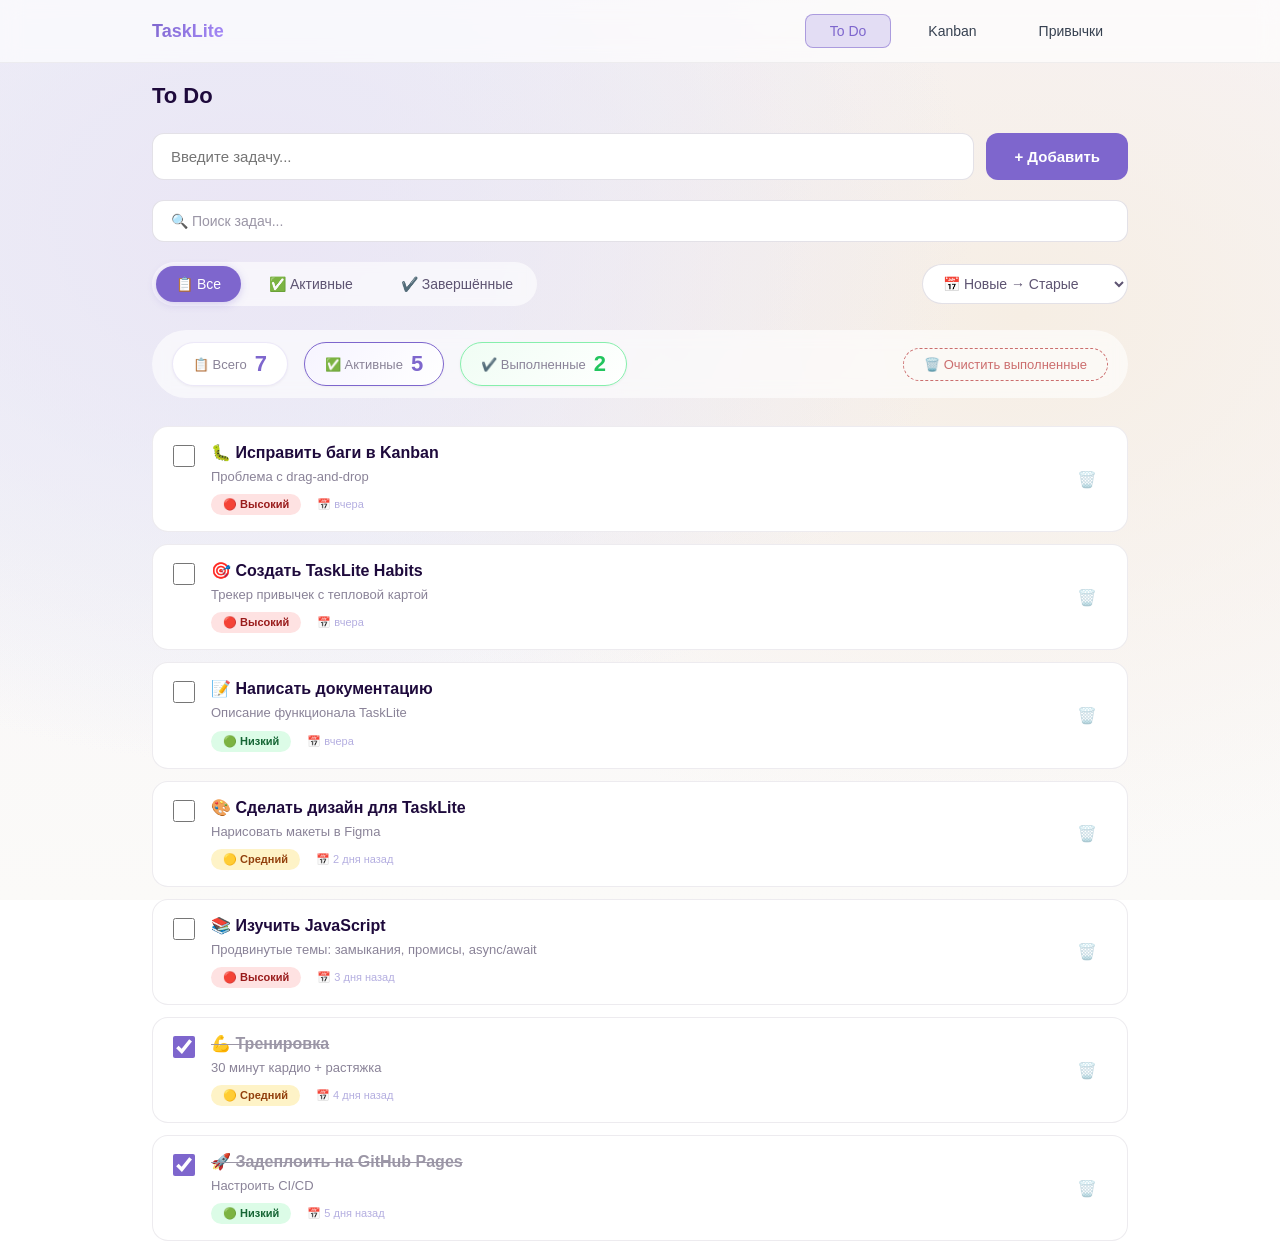
<file: index.html>
<!doctype html>
<html lang="ru">
  <head>
    <meta charset="UTF-8" />
    <meta name="viewport" content="width=device-width, initial-scale=1.0" />
    <title>TaskLite - To Do</title>
    <link rel="stylesheet" href="css/style.css" />
  </head>
  <body class="todo">
    <!-- ===== WACK САЙТА ===== -->
    <header class="header">
      <div class="container header_container">
        <!-- Логотип -->
        <div class="header_title">TaskLite</div>

        <!-- Навигация между страницами -->
        <nav class="tabs">
          <a href="index.html" class="tab active">To Do</a>
          <a href="kanban.html" class="tab">Kanban</a>
          <a href="habits.html" class="tab">Привычки</a>
        </nav>
      </div>
    </header>

    <!-- ===== ОСНОВНОЙ КОНТЕНТ ===== -->
    <main class="container">
      <!-- Заголовок страницы -->
      <h1 class="page-title">To Do</h1>

      <!-- СТРОКА 1: ДОБАВЛЕНИЕ ЗАДАЧИ -->
      <div class="add-row">
        <!-- Поле bbox новой задачи -->
        <input
          type="text"
          class="add-input"
          id="quickAddInput"
          placeholder="Введите задачу..."
        />
        <!-- Кнопка добавления -->
        <button class="add-btn" id="addBtn">+ Добавить</button>
      </div>

      <!-- СТРОКА 2: ПОИСК ЗАДАЧ -->
      <div class="search-row">
        <div class="search-wrapper">
          <input
            type="text"
            class="search-input"
            id="searchInput"
            placeholder="🔍 Поиск задач..."
          />
        </div>
      </div>

      <!-- СТРОКА 3: ФИЛЬТРЫ И СОРТИРОВКА -->
      <div class="filter-sort-row">
        <!-- Кнопки фильтрации -->
        <div class="filter-tabs">
          <button class="filter-btn active" data-filter="all">📋 Все</button>
          <button class="filter-btn" data-filter="active">✅ Активные</button>
          <button class="filter-btn" data-filter="completed">
            ✔️ Завершённые
          </button>
        </div>

        <!-- Выпадающий список сортировки -->
        <div class="sort-group">
          <select class="sort-select" id="sortSelect">
            <option value="date">📅 Новые → Старые</option>
            <option value="date-asc">📅 Старые → Новые</option>
            <option value="priority">⭐ По приоритету</option>
            <option value="name-asc">🔤 А→Я</option>
            <option value="name-desc">🔤 Я→А</option>
          </select>
        </div>
      </div>

      <!-- СТРОКА 4: СТАТИСТИКА ЗАДАЧ -->
      <div class="stats-row">
        <!-- Счётчик всех задач -->
        <div class="stat-badge">
          <span class="stat-badge-label">📋 Всего</span>
          <span class="stat-badge-value" id="totalCount">0</span>
        </div>

        <!-- Счётчик активных задач -->
        <div class="stat-badge active">
          <span class="stat-badge-label">✅ Активные</span>
          <span class="stat-badge-value" id="activeCount">0</span>
        </div>

        <!-- Счётчик выполненных задач -->
        <div class="stat-badge completed">
          <span class="stat-badge-label">✔️ Выполненные</span>
          <span class="stat-badge-value" id="completedCount">0</span>
        </div>

        <!-- Кнопка очистки выполненных -->
        <button class="clear-completed-btn" id="clearCompletedBtn">
          🗑️ Очистить выполненные
        </button>
      </div>

      <!-- СТРОКА 5: СПИСОК ЗАДАЧ -->
      <div id="tasksContainer" class="tasks-list"></div>

      <!-- ПУСТОЕ СОСТОЯНИЕ (когда нет задач) -->
      <div class="empty-state" id="emptyState" style="display: none">
        <div class="empty-icon">📋</div>
        <div class="empty-text">Нет задач</div>
        <div class="empty-hint">Добавьте первую задачу через форму выше</div>
      </div>
    </main>

    <!-- Подключаем JavaScript -->
    <script src="js/script.js"></script>
  </body>
</html>
</file>
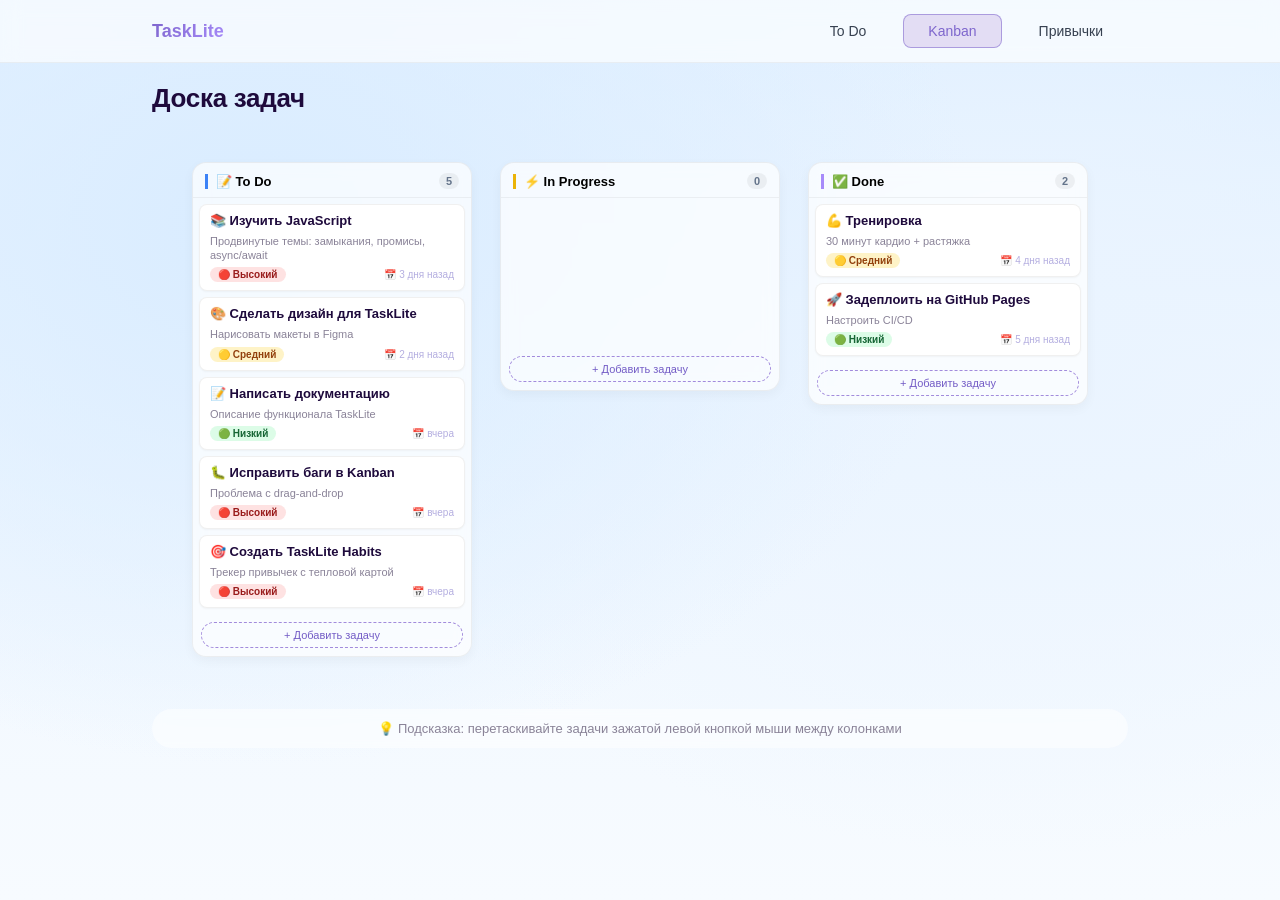
<file: kanban.html>
<!DOCTYPE html>
<html lang="ru">
<head>
    <meta charset="UTF-8">
    <meta name="viewport" content="width=device-width, initial-scale=1.0, user-scalable=yes">
    <title>TaskLite - Kanban доска</title>
    <link rel="stylesheet" href="css/style.css">
</head>
<body class="kanban">
    <!-- ШАПКА САЙТА -->
    <header class="header">
        <div class="container header_container">
            <div class="header_title">TaskLite</div>

            <nav class="tabs">
                <a href="index.html" class="tab">To Do</a>
                <a href="kanban.html" class="tab active">Kanban</a>
                <a href="habits.html" class="tab">Привычки</a>
            </nav>
        </div>
    </header>

    <!-- ОСНОВНОЙ КОНТЕНТ -->
    <main class="container">
        <h1 class="page-title kanban-title">Доска задач</h1>

        <!-- ДОСКА KANBAN -->
        <div class="board">

            <!-- КОЛОНКА 1: TO DO -->
            <div class="column" data-status="todo">
                <div class="column_header">
                    <h2>📝 To Do</h2>
                    <span class="column_count">0</span>
                </div>
                <div class="task-list"></div>
                <button class="add-task">+ Добавить задачу</button>
            </div>

            <!-- КОЛОНКА 2: IN PROGRESS -->
            <div class="column" data-status="in-progress">
                <div class="column_header">
                    <h2>⚡ In Progress</h2>
                    <span class="column_count">0</span>
                </div>
                <div class="task-list"></div>
                <button class="add-task">+ Добавить задачу</button>
            </div>

            <!-- КОЛОНКА 3: DONE -->
            <div class="column" data-status="done">
                <div class="column_header">
                    <h2>✅ Done</h2>
                    <span class="column_count">0</span>
                </div>
                <div class="task-list"></div>
                <button class="add-task">+ Добавить задачу</button>
            </div>

        </div>

        <!-- ПОДСКАЗКА ПО DRAG & DROP -->
        <div class="kanban-hint">
            💡 Подсказка: перетаскивайте задачи зажатой левой кнопкой мыши между колонками
        </div>

    </main>

    <script src="js/kanban.js"></script>
</body>
</html>
</file>
<file: css/style.css>
/* ===== 1. БАЗОВЫЕ СБРОСЫ И НАСТРОЙКИ ===== */
/* Обнуляем отступы у всех элементов */
* {
    margin: 0;
    padding: 0;
    box-sizing: border-box;
}

/* Базовые стили для html и body */
html, body {
    margin: 0;
    font-family: "Inter", -apple-system, BlinkMacSystemFont, 'Segoe UI', sans-serif;
    height: 100%;
}

/* ===== 2. ОСНОВНЫЕ КОНТЕЙНЕРЫ ===== */
/* Ограничивает ширину контента и центрирует по горизонтали */
.container {
    max-width: 1024px;
    margin: 0 auto;
    padding: 0 24px;
}

/* ===== 3. ШАПКА (HEADER) ===== */
/* Липкая шапка - остаётся наверху при скролле */
.header {
    position: sticky;
    top: 0;
    z-index: 10;
    border-bottom: 1px solid rgba(0, 0, 0, 0.05);
    background: rgba(255, 255, 255, 0.65);
    backdrop-filter: blur(10px);  /* Эффект размытия стекла */
}

/* Контейнер шапки - логотип слева, навигация справа */
.header_container {
    display: flex;
    align-items: center;
    justify-content: space-between;
    padding-top: 14px;
    padding-bottom: 14px;
}

/* Логотип с градиентом */
.header_title {
    font-size: 18px;
    font-weight: 700;
    background: linear-gradient(135deg, #7e66cd 0%, #a78bfa 100%);
    -webkit-background-clip: text;
    background-clip: text;
    color: transparent;
}

/* ===== 4. НАВИГАЦИОННЫЕ ВКЛАДКИ ===== */
/* Контейнер вкладок */
.tabs {
    display: flex;
    gap: 12px;
}

/* Стиль одной вкладки */
.tab {
    text-decoration: none;
    background-color: transparent;
    border: 1px solid transparent;
    border-radius: 8px;
    padding: 8px 24px;
    font-size: 14px;
    font-weight: 500;
    color: #374151;
    cursor: pointer;
    transition: all 0.2s;
}

/* Эффект при наведении на вкладку */
.tab:hover {
    background: rgba(126, 102, 205, 0.1);
    border-color: rgba(126, 102, 205, 0.3);
}

/* Активная вкладка */
.tab.active {
    background: #e3ddf4;
    border: 1px solid rgba(126, 102, 205, 0.55);
    color: #7e66cd;
}

/* ===== 5. ФОН СТРАНИЦ ===== */
/* Фон для главной страницы To Do - градиент с радиальными пятнами */
.todo {
    background:
        radial-gradient(1200px 900px at 20% 25%, #ebe6f5 0%, transparent 60%),
        radial-gradient(1200px 900px at 80% 35%, #f6eee4 0%, transparent 60%),
        radial-gradient(1200px 900px at 20% 25%, #e6eef6 0%, transparent 60%),
        linear-gradient(#f6f3f9, #fbfaf8);
    background-attachment: fixed;  /* Фиксированный фон при скролле */
    min-height: 100vh;
}

/* Фон для страницы Kanban - голубоватая тема */
.kanban {
    background:
        radial-gradient(1200px 900px at 20% 25%, #d9ecff 0%, transparent 60%),
        radial-gradient(1200px 900px at 80% 35%, #eaf4ff 0%, transparent 60%),
        radial-gradient(1200px 900px at 20% 25%, #eaf4ff 0%, transparent 60%),
        linear-gradient(180deg, #d9ecff 0%, #eef6ff 40%, #f7fbff 100%);
    background-attachment: fixed;
    min-height: 100vh;
}

/* Общий заголовок страницы */
.page-title {
    font-size: 22px;
    font-weight: 600;
    margin: 20px 0 24px 0;
    color: #1e0a3c;
}

/* ===== 6. СТРОКА ДОБАВЛЕНИЯ ЗАДАЧИ ===== */
/* Контейнер для поля ввода и кнопки */
.add-row {
    display: flex;
    gap: 12px;
    margin-bottom: 20px;
}

/* Поле ввода новой задачи */
.add-input {
    flex: 1;
    padding: 14px 18px;
    font-size: 15px;
    border: 1px solid rgba(30, 10, 60, 0.12);
    border-radius: 12px;
    background: #ffffff;
    transition: all 0.2s;
}

/* Эффект при фокусе на поле ввода */
.add-input:focus {
    outline: none;
    border-color: #7e66cd;
    box-shadow: 0 0 0 3px rgba(126, 102, 205, 0.1);
}

/* Стиль ошибки для поля ввода */
.add-input.input--error {
    border-color: #cb6e6e;
    box-shadow: 0 0 0 3px rgba(203, 110, 110, 0.1);
    animation: shake 0.3s ease;  /* Встряхивание при ошибке */
}

/* Кнопка добавления задачи */
.add-btn {
    padding: 14px 28px;
    background: #7e66cd;
    border: none;
    border-radius: 12px;
    color: white;
    font-weight: 600;
    font-size: 15px;
    cursor: pointer;
    transition: all 0.2s;
    white-space: nowrap;
}

/* Эффект при наведении на кнопку */
.add-btn:hover {
    background: #6a52b8;
    transform: translateY(-1px);
    box-shadow: 0 4px 12px rgba(126, 102, 205, 0.3);
}

/* Эффект при нажатии */
.add-btn:active {
    transform: translateY(0);
}

/* ===== 7. СТРОКА ПОИСКА ===== */
.search-row {
    margin-bottom: 20px;
}

.search-wrapper {
    width: 100%;
}

/* Поле поиска */
.search-input {
    width: 100%;
    padding: 12px 18px;
    font-size: 14px;
    border: 1px solid rgba(30, 10, 60, 0.12);
    border-radius: 12px;
    background: #ffffff;
    transition: all 0.2s;
}

/* Эффект при фокусе на поиске */
.search-input:focus {
    outline: none;
    border-color: #7e66cd;
    box-shadow: 0 0 0 3px rgba(126, 102, 205, 0.1);
}

/* Плейсхолдер для поиска */
.search-input::placeholder {
    color: #9b96a6;
}

/* ===== 8. СТРОКА ФИЛЬТРОВ И СОРТИРОВКИ ===== */
.filter-sort-row {
    display: flex;
    justify-content: space-between;
    align-items: center;
    gap: 16px;
    margin-bottom: 24px;
    flex-wrap: wrap;
}

/* Контейнер кнопок фильтрации */
.filter-tabs {
    display: flex;
    gap: 8px;
    background: rgba(255, 255, 255, 0.6);
    padding: 4px;
    border-radius: 40px;
    backdrop-filter: blur(4px);
}

/* Кнопка фильтра */
.filter-btn {
    padding: 10px 20px;
    border: none;
    border-radius: 32px;
    background: transparent;
    color: #5e5472;
    font-size: 14px;
    font-weight: 500;
    cursor: pointer;
    transition: all 0.2s;
}

/* Эффект при наведении на кнопку фильтра */
.filter-btn:hover {
    background: rgba(126, 102, 205, 0.1);
    color: #735cc6;
}

/* Активная кнопка фильтра */
.filter-btn.active {
    background: #7e66cd;
    color: white;
    box-shadow: 0 2px 8px rgba(126, 102, 205, 0.3);
}

/* Контейнер для сортировки */
.sort-group {
    display: flex;
    align-items: center;
    gap: 8px;
}

/* Выпадающий список сортировки */
.sort-select {
    padding: 10px 32px 10px 16px;
    font-size: 14px;
    border: 1px solid rgba(30, 10, 60, 0.12);
    border-radius: 32px;
    background: #ffffff;
    color: #5e5472;
    cursor: pointer;
    transition: all 0.2s;
    font-weight: 500;
}

/* Эффект при наведении на сортировку */
.sort-select:hover {
    border-color: #7e66cd;
}

/* Эффект при фокусе на сортировку */
.sort-select:focus {
    outline: none;
    border-color: #7e66cd;
    box-shadow: 0 0 0 2px rgba(126, 102, 205, 0.1);
}

/* ===== 9. СТРОКА СТАТИСТИКИ ===== */
.stats-row {
    display: flex;
    gap: 16px;
    align-items: center;
    margin-bottom: 28px;
    padding: 12px 20px;
    background: rgba(255, 255, 255, 0.6);
    backdrop-filter: blur(8px);
    border-radius: 60px;
    flex-wrap: wrap;
}

/* Карточка статистики */
.stat-badge {
    display: flex;
    align-items: center;
    gap: 8px;
    padding: 8px 20px;
    background: white;
    border-radius: 40px;
    box-shadow: 0 1px 3px rgba(0, 0, 0, 0.05);
    border: 1px solid rgba(126, 102, 205, 0.15);
    transition: all 0.2s;
}

/* Эффект при наведении на карточку статистики */
.stat-badge:hover {
    transform: translateY(-1px);
    box-shadow: 0 4px 12px rgba(126, 102, 205, 0.15);
}

/* Активная карточка (активные задачи) */
.stat-badge.active {
    background: linear-gradient(135deg, #f6f4ff 0%, #fff 100%);
    border-color: #7e66cd;
}

/* Карточка выполненных задач */
.stat-badge.completed {
    background: linear-gradient(135deg, #f0fdf4 0%, #fff 100%);
    border-color: #86efac;
}

/* Метка статистики */
.stat-badge-label {
    font-size: 13px;
    color: #8a8398;
    font-weight: 500;
}

/* Значение статистики */
.stat-badge-value {
    font-size: 22px;
    font-weight: 700;
    color: #7e66cd;
}

/* Значение для выполненных задач (зелёное) */
.stat-badge.completed .stat-badge-value {
    color: #22c55e;
}

/* Кнопка очистки выполненных задач */
.clear-completed-btn {
    margin-left: auto;
    padding: 8px 20px;
    background: transparent;
    border: 1px dashed #cb6e6e;
    border-radius: 40px;
    color: #cb6e6e;
    font-size: 13px;
    font-weight: 500;
    cursor: pointer;
    transition: all 0.2s;
}

/* Эффект при наведении на кнопку очистки */
.clear-completed-btn:hover {
    background: #fee2e2;
    border-color: #cb6e6e;
    transform: scale(1.02);
}

/* Эффект при нажатии */
.clear-completed-btn:active {
    transform: scale(0.98);
}

/* ===== 10. КАРТОЧКИ ЗАДАЧ (TO DO СТИЛЬ) ===== */
/* Контейнер списка задач */
.tasks-list {
    margin: 20px 0;
}

/* Карточка задачи */
.task-item {
    background: #ffffff;
    border: 1px solid rgba(30, 10, 60, 0.08);
    border-radius: 16px;
    padding: 16px 20px;
    margin-bottom: 12px;
    display: flex;
    align-items: center;
    justify-content: space-between;
    transition: all 0.2s;
    animation: fadeIn 0.2s ease;
}

/* Эффект при наведении на карточку */
.task-item:hover {
    box-shadow: 0 4px 16px rgba(0, 0, 0, 0.06);
    transform: translateY(-1px);
    border-color: rgba(126, 102, 205, 0.2);
}

/* Левая часть карточки (чекбокс + информация) */
.task-content {
    flex: 1;
    display: flex;
    align-items: flex-start;
    gap: 16px;
}

/* Стиль чекбокса */
.task-checkbox {
    margin-top: 2px;
}

.task-checkbox input {
    width: 22px;
    height: 22px;
    cursor: pointer;
    accent-color: #7e66cd;
    transition: transform 0.1s;
}

/* Эффект при нажатии на чекбокс */
.task-checkbox input:active {
    transform: scale(0.95);
}

/* Информационная часть задачи */
.task-info {
    flex: 1;
}

/* Заголовок задачи */
.task-title {
    font-size: 16px;
    font-weight: 600;
    color: #1e0a3c;
    margin-bottom: 6px;
}

/* Зачёркнутый текст для выполненной задачи */
.task-title.completed {
    text-decoration: line-through;
    color: #9b96a6;
}

/* Описание задачи */
.task-desc {
    font-size: 13px;
    color: #8a8398;
    margin-bottom: 8px;
    line-height: 1.4;
}

/* Мета-информация (приоритет, дата) */
.task-meta {
    display: flex;
    gap: 16px;
    align-items: center;
    font-size: 11px;
    flex-wrap: wrap;
}

/* Дата задачи */
.task-date {
    color: #b4aee0;
    font-size: 11px;
}

/* Бейдж приоритета */
.priority-badge {
    display: inline-block;
    padding: 4px 12px;
    border-radius: 20px;
    font-size: 11px;
    font-weight: 600;
}

/* Низкий приоритет - зелёный */
.priority-low {
    background-color: #DCFCE7;
    color: #156534;
}

/* Средний приоритет - жёлтый */
.priority-medium {
    background-color: #FEF3C7;
    color: #92400D;
}

/* Высокий приоритет - красный */
.priority-high {
    background-color: #FEE2E2;
    color: #991B1B;
}

/* Кнопки действий с задачей */
.task-actions {
    display: flex;
    gap: 8px;
}

/* Кнопка удаления */
.delete-btn {
    background: transparent;
    border: none;
    cursor: pointer;
    padding: 8px 10px;
    border-radius: 10px;
    font-size: 16px;
    opacity: 0.5;
    transition: all 0.2s;
}

/* Эффект при наведении на кнопку удаления */
.delete-btn:hover {
    background: #fee2e2;
    opacity: 1;
    transform: scale(1.05);
}

/* Эффект при нажатии */
.delete-btn:active {
    transform: scale(0.95);
}

/* ===== 11. ПУСТОЕ СОСТОЯНИЕ ===== */
/* Когда нет ни одной задачи */
.empty-state {
    text-align: center;
    padding: 60px 20px;
    background: rgba(255, 255, 255, 0.5);
    border-radius: 24px;
    margin-top: 20px;
}

/* Иконка в пустом состоянии */
.empty-icon {
    font-size: 64px;
    margin-bottom: 16px;
    opacity: 0.5;
}

/* Текст в пустом состоянии */
.empty-text {
    font-size: 18px;
    font-weight: 500;
    color: #8a8398;
    margin-bottom: 8px;
}

/* Подсказка в пустом состоянии */
.empty-hint {
    font-size: 14px;
    color: #b4aee0;
}

/* ===== 12. КАНБАН ДОСКА ===== */
/* Контейнер доски */
.board {
    display: flex;
    gap: 28px;
    justify-content: center;
    align-items: flex-start;
    max-width: 1200px;
    margin: 0 auto;
    padding: 20px 0;
    overflow-x: auto;
}

/* Колонка канбана */
.column {
    background: rgba(255, 255, 255, 0.7);
    backdrop-filter: blur(8px);
    border: 1px solid rgba(0, 0, 0, 0.06);
    border-radius: 14px;
    width: 280px;
    display: flex;
    flex-direction: column;
    box-shadow: 0 4px 12px rgba(0, 0, 0, 0.04);
}

/* Подсветка колонки при перетаскивании */
.column.drag-over {
    background: rgba(126, 102, 205, 0.1);
    border-color: #7e66cd;
    box-shadow: 0 8px 24px rgba(126, 102, 205, 0.15);
}

/* Заголовок колонки */
.column_header {
    display: flex;
    justify-content: space-between;
    align-items: center;
    padding: 10px 12px 8px;
    border-bottom: 1px solid rgba(0, 0, 0, 0.05);
}

/* Заголовок h2 в колонке */
.column_header h2 {
    font-size: 13px;
    font-weight: 600;
    margin: 0;
    padding-left: 8px;
}

/* Цветная полоска для колонки To Do */
.column[data-status="todo"] .column_header h2 {
    border-left: 3px solid #3b82f6;
}

/* Цветная полоска для колонки In Progress */
.column[data-status="in-progress"] .column_header h2 {
    border-left: 3px solid #eab308;
}

/* Цветная полоска для колонки Done */
.column[data-status="done"] .column_header h2 {
    border-left: 3px solid #a78bfa;
}

/* Счётчик задач в колонке */
.column_count {
    font-size: 11px;
    font-weight: 600;
    color: #64748b;
    background: rgba(0, 0, 0, 0.05);
    padding: 2px 7px;
    border-radius: 20px;
}

/* Список задач в колонке */
.task-list {
    flex: 1;
    padding: 6px;
    min-height: 150px;
    max-height: 450px;
    overflow-y: auto;
    display: flex;
    flex-direction: column;
    gap: 6px;
}

/* Стили для карточек в канбане */
.task.kanban {
    background: #ffffff;
    border: 1px solid rgba(0, 0, 0, 0.06);
    border-radius: 8px;
    padding: 8px 10px;
    box-shadow: 0 1px 2px rgba(0, 0, 0, 0.04);
    transition: all 0.2s;
    cursor: grab;
    user-select: none;
    max-width: 100%;
    height: auto;
    min-height: 0;
}

/* Заголовок задачи в канбане */
.task.kanban .task__title {
    font-size: 13px;
    font-weight: 600;
    color: #1e0a3c;
    margin: 0 0 4px 0;
    line-height: 1.3;
    white-space: normal;
    word-wrap: break-word;
}

/* Описание задачи в канбане */
.task.kanban .task__desc {
    font-size: 11px;
    color: #8a8398;
    margin: 0 0 5px 0;
    line-height: 1.3;
    white-space: normal;
    word-wrap: break-word;
}

/* Футер карточки канбана */
.task.kanban .task__footer {
    display: flex;
    justify-content: space-between;
    align-items: center;
    gap: 6px;
    margin-top: 0;
}

/* Бейдж приоритета в канбане */
.task.kanban .task__label {
    display: inline-block;
    padding: 2px 8px;
    border-radius: 16px;
    font-size: 10px;
    font-weight: 600;
    white-space: nowrap;
}

/* Цвета для бейджей приоритета */
.task.kanban .task__label.high {
    background-color: #FEE2E2;
    color: #991B1B;
}

.task.kanban .task__label.medium {
    background-color: #FEF3C7;
    color: #92400D;
}

.task.kanban .task__label.low {
    background-color: #DCFCE7;
    color: #156534;
}

/* Дата в канбане */
.task.kanban .task__date {
    font-size: 10px;
    color: #b4aee0;
    white-space: nowrap;
}

/* Эффект при наведении на карточку канбана */
.task.kanban:hover {
    transform: translateY(-1px);
    box-shadow: 0 2px 6px rgba(126, 102, 205, 0.1);
    border-color: rgba(126, 102, 205, 0.2);
}

/* Эффект при перетаскивании */
.task.kanban.dragging {
    opacity: 0.5;
    cursor: grabbing;
}

/* Кнопка добавления задачи в канбане */
.add-task {
    margin: 8px;
    padding: 6px;
    background: transparent;
    border: 1px dashed #a28bdc;
    border-radius: 30px;
    color: #735cc6;
    cursor: pointer;
    font-size: 11px;
    font-weight: 500;
    transition: all 0.2s;
}

.add-task:hover {
    background: #f6f4ff;
    border: 1px solid #735cc6;
}

/* Заголовок для канбана */
.kanban-title {
    font-size: 26px;
    font-weight: 700;
    color: #1e0a3c;
    margin-bottom: 28px;
    letter-spacing: -0.3px;
}

/* Подсказка по Drag & Drop */
.kanban-hint {
    text-align: center;
    margin-top: 32px;
    padding: 12px 20px;
    background: rgba(255, 255, 255, 0.5);
    border-radius: 40px;
    font-size: 13px;
    color: #8a8398;
    backdrop-filter: blur(4px);
}

/* ===== 13. АНИМАЦИИ ===== */
/* Появление элемента */
@keyframes fadeIn {
    from {
        opacity: 0;
        transform: translateY(10px);
    }
    to {
        opacity: 1;
        transform: translateY(0);
    }
}

/* Встряхивание при ошибке */
@keyframes shake {
    0%, 100% { transform: translateX(0); }
    25% { transform: translateX(-5px); }
    75% { transform: translateX(5px); }
}

/* ===== 14. СКРОЛЛБАР ===== */
/* Кастомный скроллбар для всей страницы */
::-webkit-scrollbar {
    width: 8px;
    height: 8px;
}

::-webkit-scrollbar-track {
    background: rgba(0, 0, 0, 0.05);
    border-radius: 10px;
}

::-webkit-scrollbar-thumb {
    background: rgba(126, 102, 205, 0.3);
    border-radius: 10px;
}

::-webkit-scrollbar-thumb:hover {
    background: rgba(126, 102, 205, 0.5);
}

/* Скроллбар для списка задач в канбане */
.task-list::-webkit-scrollbar {
    width: 4px;
}

.task-list::-webkit-scrollbar-track {
    background: rgba(0, 0, 0, 0.05);
    border-radius: 10px;
}

.task-list::-webkit-scrollbar-thumb {
    background: rgba(126, 102, 205, 0.3);
    border-radius: 10px;
}

/* ===== 15. АДАПТИВНЫЙ ДИЗАЙН ===== */
/* Планшеты (до 1024px) */
@media (max-width: 1024px) {
    .board {
        gap: 16px;
        justify-content: flex-start;
    }
}

/* Телефоны (до 768px) */
@media (max-width: 768px) {
    /* To Do адаптив */
    .filter-sort-row {
        flex-direction: column;
        align-items: stretch;
    }

    .filter-tabs {
        justify-content: stretch;
    }

    .filter-btn {
        flex: 1;
        text-align: center;
    }

    .stats-row {
        flex-direction: column;
        align-items: stretch;
    }

    .clear-completed-btn {
        margin-left: 0;
        text-align: center;
    }

    .task-content {
        flex-wrap: wrap;
    }

    .add-row {
        flex-direction: column;
    }

    .add-btn {
        width: 100%;
    }

    /* Kanban адаптив */
    .board {
        flex-direction: row;
        overflow-x: auto;
        padding-bottom: 16px;
    }

    .kanban-hint {
        font-size: 11px;
    }

    .kanban-title {
        font-size: 24px;
    }
}

/* Маленькие телефоны (до 480px) */
@media (max-width: 480px) {
    .stat-badge {
        justify-content: center;
    }

    .task-meta {
        flex-direction: column;
        align-items: flex-start;
        gap: 6px;
    }

    .container {
        padding: 0 16px;
    }

    .tabs {
        gap: 4px;
    }

    .tab {
        padding: 6px 16px;
        font-size: 12px;
    }
}

/* ===== 16. ДОПОЛНИТЕЛЬНЫЕ СТИЛИ ===== */
/* Кнопка очистки в старом стиле (для совместимости) */
.button--clear {
    padding: 6px 12px;
    font-size: 13px;
    background: transparent;
    border: 1px dashed #a28bdc;
    border-radius: 8px;
    color: #735cc6;
    cursor: pointer;
    transition: all 0.2s;
}

.button--clear:hover {
    background: #f6f4ff;
    border: 1px solid #735cc6;
}

.button--clear:disabled {
    color: #8e8b99;
    border-color: #c8c5cf;
    background: #f1f1f3;
    cursor: not-allowed;
}

/* Стиль ошибки для полей ввода */
.input--error {
    border-color: #cb6e6e;
    box-shadow: 0 0 4px rgba(203, 110, 110, 0.3);
}
</file>
